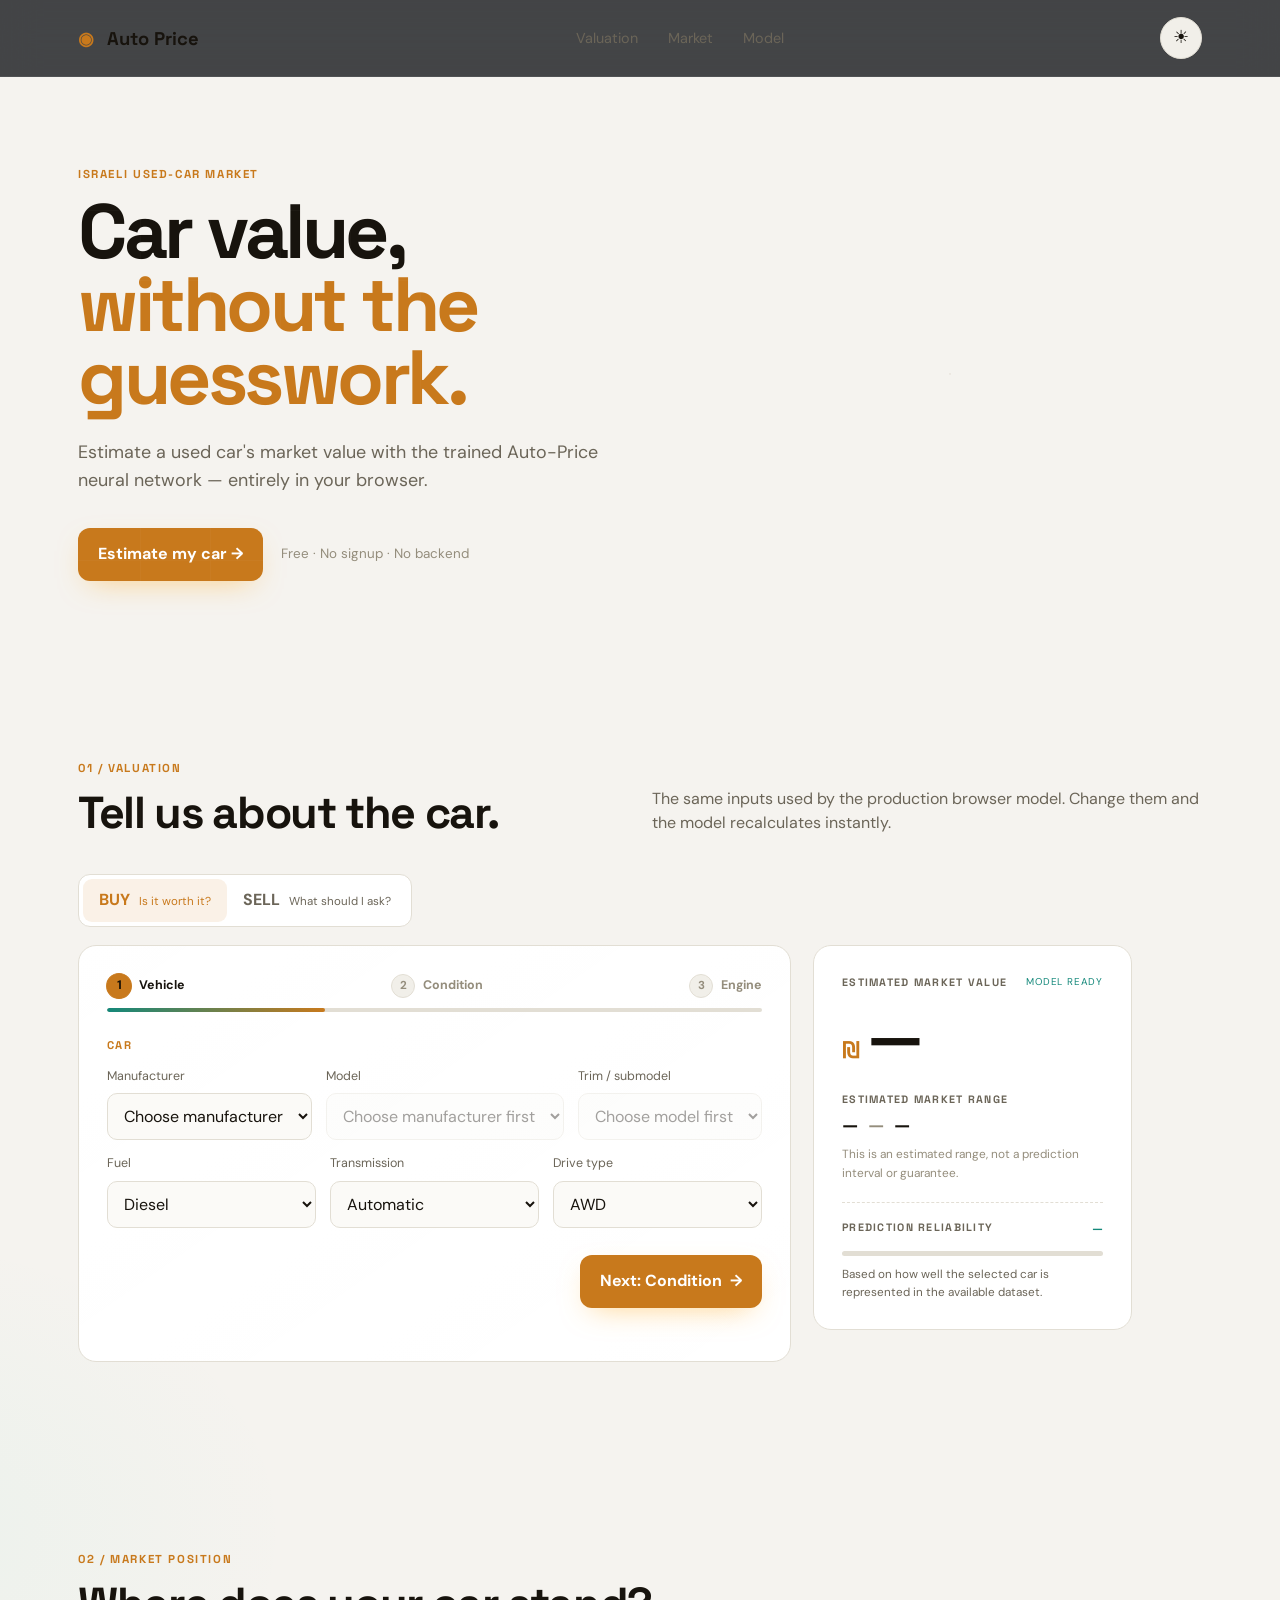
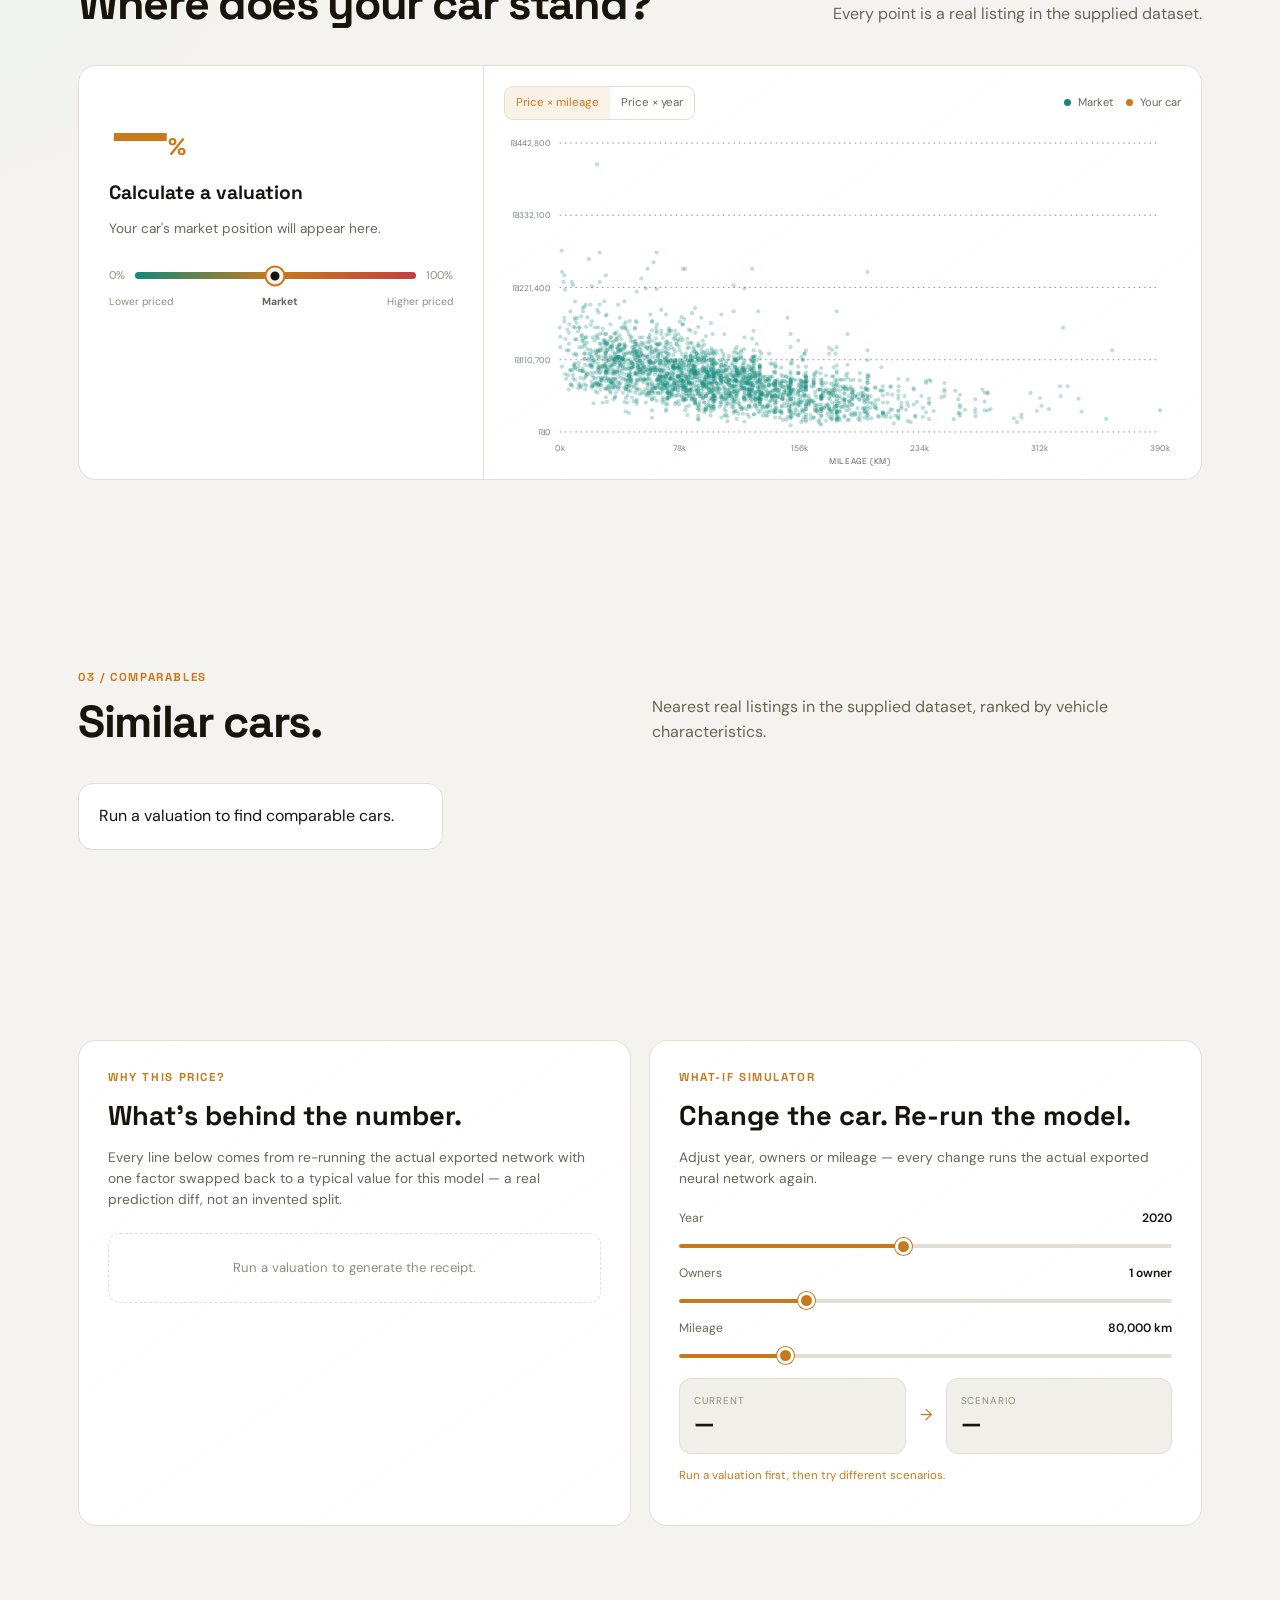
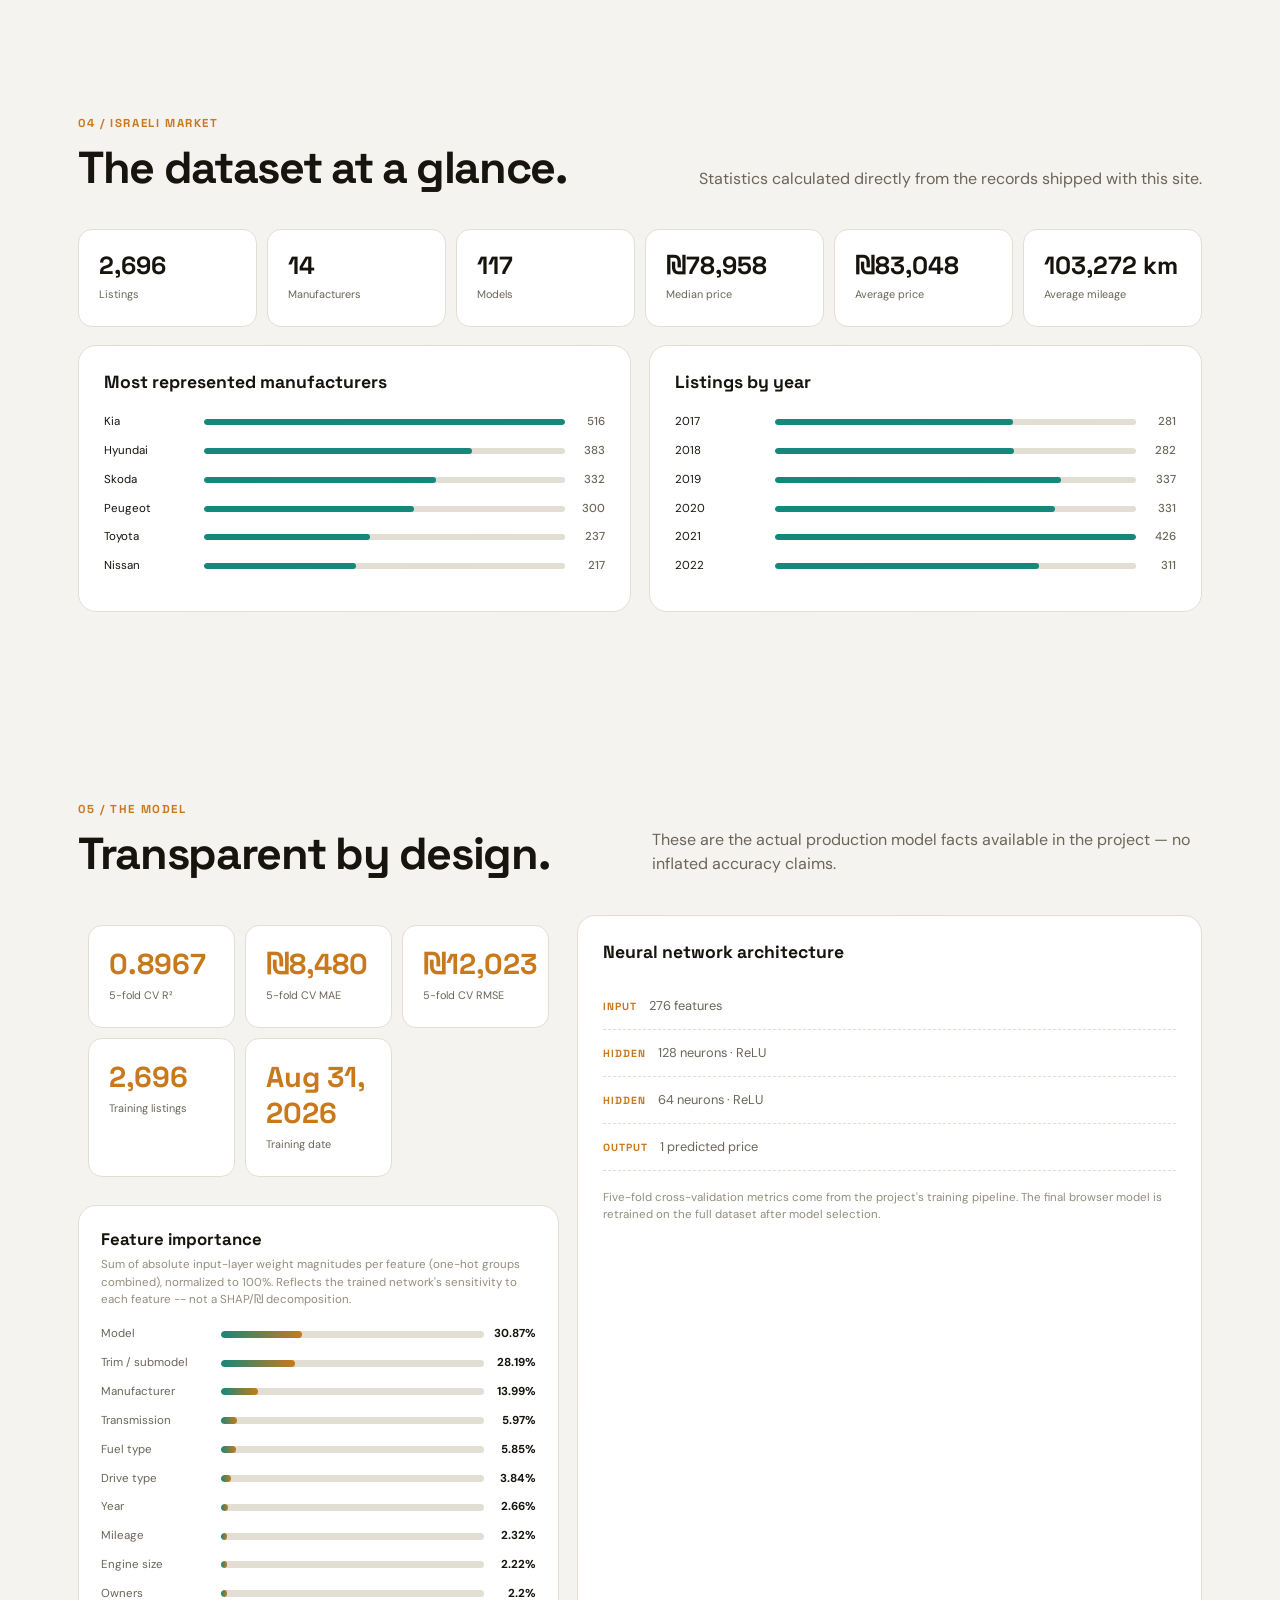
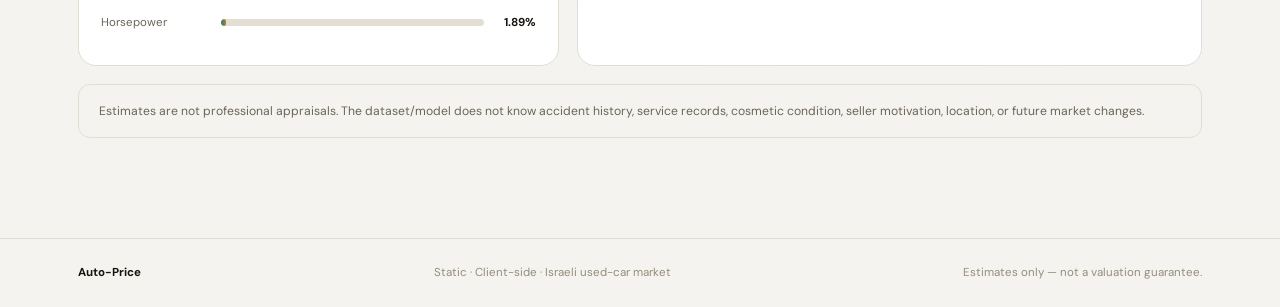
<file: index.html>
<!doctype html>
<html lang="en">
<head>
<meta charset="UTF-8"><meta name="viewport" content="width=device-width,initial-scale=1">
<title>Auto Price – Israeli Used-Car Price Calculator</title>
<meta name="description" content="Free Israeli used-car valuation. Estimate a car's market value, get a deal score and see similar listings, all in your browser with a trained neural network.">
<link rel="icon" type="image/png" sizes="192x192" href="assets/images/icon.png">
<link rel="apple-touch-icon" href="assets/images/icon.png">
<link rel="canonical" href="https://beericohen.github.io/Auto-Price/">
<meta property="og:type" content="website">
<meta property="og:site_name" content="Auto Price">
<meta property="og:title" content="Auto Price – Israeli Used-Car Price Calculator">
<meta property="og:description" content="Browser-based used-car valuation for the Israeli market, powered by the project's trained neural network.">
<meta property="og:url" content="https://beericohen.github.io/Auto-Price/">
<meta property="og:image" content="https://beericohen.github.io/Auto-Price/assets/images/icon.png">
<meta name="twitter:card" content="summary">
<meta name="twitter:title" content="Auto Price – Israeli Used-Car Price Calculator">
<meta name="twitter:description" content="Estimate a used car's market value in Israel, entirely in your browser.">
<meta name="twitter:image" content="https://beericohen.github.io/Auto-Price/assets/images/icon.png">
<script type="application/ld+json">
{
  "@context": "https://schema.org",
  "@type": "WebSite",
  "name": "Auto Price",
  "alternateName": ["Auto-Price"],
  "url": "https://beericohen.github.io/Auto-Price/"
}
</script>
<link rel="preconnect" href="https://fonts.googleapis.com"><link rel="preconnect" href="https://fonts.gstatic.com" crossorigin>
<link href="https://fonts.googleapis.com/css2?family=DM+Sans:wght@400;500;600;700&family=Space+Grotesk:wght@500;600;700&display=swap" rel="stylesheet">
<link rel="stylesheet" href="assets/css/style.css">
<script>(function(){try{var t=localStorage.getItem("autoprice-theme");if(!t){t=window.matchMedia&&window.matchMedia("(prefers-color-scheme: light)").matches?"light":"dark";}document.documentElement.setAttribute("data-theme",t);}catch(e){}})();</script>
</head>
<body>
<nav class="site-nav"><a class="brand" href="#top"><span class="brand-mark">◉</span> Auto Price</a><div class="nav-links"><a href="#valuation">Valuation</a><a href="#market">Market</a><a href="#about">Model</a></div><button type="button" class="theme-toggle" id="theme-toggle" aria-label="Switch between dark and light mode" title="Switch theme"><span class="theme-icon icon-sun" aria-hidden="true">☀</span><span class="theme-icon icon-moon" aria-hidden="true">☾</span></button></nav>
<main id="top">
<section class="hero"><div class="container hero-grid"><div class="hero-copy"><div class="eyebrow">ISRAELI USED-CAR MARKET</div><h1>Car value,<br><em>without the guesswork.</em></h1><p>Estimate a used car's market value with the trained Auto-Price neural network — entirely in your browser.</p><div class="hero-actions"><button class="btn btn-primary" id="cta-start">Estimate my car <span>→</span></button><span class="hero-note">Free · No signup · No backend</span></div></div><div class="hero-visual"><div class="visual-grid"></div><div class="visual-orbit orbit-a"></div><div class="visual-orbit orbit-b"></div><canvas id="car3d-canvas" aria-label="Decorative car visualization"></canvas><div class="visual-tag">LIVE<br>VALUATION</div></div></div></section>
<section class="section" id="valuation"><div class="container"><div class="section-head"><div><div class="eyebrow">01 / VALUATION</div><h2>Tell us about the car.</h2></div><p>The same inputs used by the production browser model. Change them and the model recalculates instantly.</p></div>
<div class="mode-toggle" role="group" aria-label="Valuation mode"><button type="button" class="active" data-mode="buy">BUY <span>Is it worth it?</span></button><button type="button" data-mode="sell">SELL <span>What should I ask?</span></button></div>
<div class="calc-layout">
<form class="calc-panel" id="valuation-form" novalidate>

<div class="step-header">
  <div class="step-dots" role="tablist" aria-label="Valuation form steps">
    <div class="step-dot active" data-dot="1" role="tab" tabindex="0" aria-selected="true"><span class="step-dot-num">1</span><span class="step-dot-name">Vehicle</span></div>
    <div class="step-dot" data-dot="2" role="tab" tabindex="0" aria-selected="false"><span class="step-dot-num">2</span><span class="step-dot-name">Condition</span></div>
    <div class="step-dot" data-dot="3" role="tab" tabindex="0" aria-selected="false"><span class="step-dot-num">3</span><span class="step-dot-name">Engine</span></div>
  </div>
  <div class="step-bar"><i id="step-bar-fill"></i></div>
</div>

<div class="form-steps" id="form-steps">
  <div class="form-step is-active" data-step="1">
    <div class="field-group"><div class="field-group-label">CAR</div><div class="field-row three"><div class="field"><label for="f-manufacturer">Manufacturer</label><select id="f-manufacturer" required></select></div><div class="field"><label for="f-model">Model</label><select id="f-model" required></select></div><div class="field"><label for="f-submodel">Trim / submodel</label><select id="f-submodel" required></select></div></div><div class="field-row three spaced"><div class="field"><label for="f-fuel">Fuel</label><select id="f-fuel"></select></div><div class="field"><label for="f-transmission">Transmission</label><select id="f-transmission"></select></div><div class="field"><label for="f-drive">Drive type</label><select id="f-drive"></select></div></div></div>
    <div class="step-nav"><span></span><button type="button" class="btn btn-primary step-next" data-goto="2">Next: Condition <span>→</span></button></div>
  </div>

  <div class="form-step" data-step="2">
    <div class="field-group no-border"><div class="field-group-label">CONDITION & USE</div><div class="field-row three"><div class="field"><label for="f-year">Year <output data-out-for="f-year">2020</output></label><input type="range" id="f-year" min="2015" max="2026" value="2020"></div><div class="field"><label for="f-hand">Owners <output data-out-for="f-hand">1 owner</output></label><input type="range" id="f-hand" min="0" max="4" value="1"></div><div class="field"><label for="f-mileage">Mileage <output data-out-for="f-mileage">80,000 km</output></label><input type="range" id="f-mileage" min="0" max="390000" step="1000" value="80000"></div></div></div>
    <div class="step-nav"><button type="button" class="btn btn-ghost step-back" data-goto="1"><span>←</span> Back</button><button type="button" class="btn btn-primary step-next" data-goto="3">Next: Engine <span>→</span></button></div>
  </div>

  <div class="form-step" data-step="3">
    <div class="field-group no-border"><div class="field-group-label">ENGINE</div><div class="field-row two"><div class="field"><label for="f-engine">Engine size <output data-out-for="f-engine">1.6 L</output></label><input type="range" id="f-engine" min="0" max="3.6" step="0.1" value="1.6"></div><div class="field"><label for="f-horsepower">Horsepower <output data-out-for="f-horsepower">120 hp</output></label><input type="range" id="f-horsepower" min="65" max="374" value="120"></div></div></div>
    <div class="asking-wrap"><label for="f-asking">Asking price <span>optional — unlocks Deal Score</span></label><div class="asking-input"><span>₪</span><input id="f-asking" type="number" min="0" step="500" placeholder="e.g. 82,000"><span>seller asks</span></div></div>
    <div class="step-nav"><button type="button" class="btn btn-ghost step-back" data-goto="2"><span>←</span> Back</button><button type="submit" class="btn btn-primary calc-submit"><span id="submit-label">Calculate market value</span> <span>→</span></button></div>
  </div>
</div>

<div id="load-status" class="error-state" role="status"></div></form>
<aside class="result-panel" aria-live="polite"><div class="result-top"><span class="result-label">ESTIMATED MARKET VALUE</span><span class="live-dot">MODEL READY</span></div><div class="price-wrap"><span>₪</span><strong id="price-value">—</strong></div><div class="range-label">ESTIMATED MARKET RANGE</div><div class="price-range"><strong id="range-low">—</strong><span>—</span><strong id="range-high">—</strong></div><p class="range-note">This is an estimated range, not a prediction interval or guarantee.</p><div class="deal-card" id="deal-card" hidden><div><div class="mini-label">DEAL SCORE</div><strong id="deal-score">—</strong><span id="deal-label">—</span></div><div class="deal-bar"><i id="deal-fill"></i></div><p id="deal-explain"></p></div><div class="coverage" id="coverage"><div class="coverage-head"><span>PREDICTION RELIABILITY</span><strong id="coverage-level">—</strong></div><div class="coverage-track"><i id="coverage-fill"></i></div><p id="coverage-text">Based on how well the selected car is represented in the available dataset.</p></div></aside></div></div></section>
<section class="section market-section" id="market"><div class="container"><div class="section-head"><div><div class="eyebrow">02 / MARKET POSITION</div><h2>Where does your car stand?</h2></div><p id="market-summary">Every point is a real listing in the supplied dataset.</p></div><div class="position-card"><div class="position-copy"><div class="big-percent"><span id="percentile">—</span><small>%</small></div><h3 id="position-title">Calculate a valuation</h3><p id="position-text">Your car's market position will appear here.</p><div class="position-line"><span>0%</span><div><i id="position-marker"></i></div><span>100%</span></div><div class="position-caption"><span>Lower priced</span><strong id="position-scope">Market</strong><span>Higher priced</span></div></div><div class="chart-panel"><div class="chart-toolbar"><div class="axis-toggle" role="group" aria-label="Chart axis"><button type="button" class="active" data-axis="mileage">Price × mileage</button><button type="button" data-axis="year">Price × year</button></div><div class="legend"><span><i></i> Market</span><span><i class="you-dot"></i> Your car</span></div></div><svg id="scatter-svg" role="img" aria-label="Used-car price scatter plot"></svg></div></div></div></section>
<section class="section" id="similar"><div class="container"><div class="section-head"><div><div class="eyebrow">03 / COMPARABLES</div><h2>Similar cars.</h2></div><p>Nearest real listings in the supplied dataset, ranked by vehicle characteristics.</p></div><div class="similar-grid" id="similar-grid"><div class="empty-card">Run a valuation to find comparable cars.</div></div></div></section>
<section class="section insight-section"><div class="container"><div class="insight-grid">

<div class="insight-card" id="receipt-card">
  <div class="eyebrow">WHY THIS PRICE?</div>
  <h2>What's behind the number.</h2>
  <p>Every line below comes from re-running the actual exported network with one factor swapped back to a typical value for this model — a real prediction diff, not an invented split.</p>
  <div class="receipt-empty" id="receipt-empty">Run a valuation to generate the receipt.</div>
  <div class="receipt" id="receipt" hidden>
    <div class="receipt-head"><span id="receipt-car">—</span><span id="receipt-date"></span></div>
    <div class="receipt-row receipt-base"><span>Base estimate <small id="receipt-base-note"></small></span><span id="receipt-base-value">—</span></div>
    <div class="receipt-items" id="receipt-items"></div>
    <div class="receipt-divider"></div>
    <div class="receipt-row receipt-total"><span>Estimated total</span><span id="receipt-total">—</span></div>
    <p class="receipt-note" id="receipt-note"></p>
  </div>
</div>

<div class="whatif-card">
  <div class="eyebrow">WHAT-IF SIMULATOR</div>
  <h2>Change the car. Re-run the model.</h2>
  <p>Adjust year, owners or mileage — every change runs the actual exported neural network again.</p>
  <div class="whatif-sliders">
    <div class="field"><label for="whatif-year">Year <output id="whatif-year-value">2020</output></label><input type="range" id="whatif-year" min="2015" max="2026" value="2020"></div>
    <div class="field"><label for="whatif-hand">Owners <output id="whatif-hand-value">1 owner</output></label><input type="range" id="whatif-hand" min="0" max="4" value="1"></div>
    <div class="field"><label for="whatif-mileage">Mileage <output id="whatif-mileage-value">80,000 km</output></label><input type="range" id="whatif-mileage" min="0" max="390000" step="1000" value="80000"></div>
  </div>
  <div class="whatif-values"><div><small>CURRENT</small><strong id="whatif-current">—</strong></div><div class="arrow">→</div><div><small>SCENARIO</small><strong id="whatif-new">—</strong></div></div>
  <p class="scenario-note" id="whatif-delta">Run a valuation first, then try different scenarios.</p>
</div>

</div></div></section>
<section class="section dashboard" id="dashboard"><div class="container"><div class="section-head"><div><div class="eyebrow">04 / ISRAELI MARKET</div><h2>The dataset at a glance.</h2></div><p>Statistics calculated directly from the records shipped with this site.</p></div><div class="stat-grid"><div><strong id="dash-vehicles">—</strong><span>Listings</span></div><div><strong id="dash-makers">—</strong><span>Manufacturers</span></div><div><strong id="dash-models">—</strong><span>Models</span></div><div><strong id="dash-median">—</strong><span>Median price</span></div><div><strong id="dash-average">—</strong><span>Average price</span></div><div><strong id="dash-mileage">—</strong><span>Average mileage</span></div></div><div class="dashboard-grid"><div class="data-card"><h3>Most represented manufacturers</h3><div id="maker-bars"></div></div><div class="data-card"><h3>Listings by year</h3><div id="year-bars"></div></div></div></div></section>
<section class="section about-section" id="about"><div class="container"><div class="section-head"><div><div class="eyebrow">05 / THE MODEL</div><h2>Transparent by design.</h2></div><p>These are the actual production model facts available in the project — no inflated accuracy claims.</p></div><div class="model-grid">
<div class="model-col">
<div class="model-card"><div class="model-stat"><strong id="stat-r2">—</strong><span>5-fold CV R²</span></div><div class="model-stat"><strong id="stat-mae">—</strong><span>5-fold CV MAE</span></div><div class="model-stat"><strong id="stat-rmse">—</strong><span>5-fold CV RMSE</span></div><div class="model-stat"><strong id="stat-rows">—</strong><span>Training listings</span></div><div class="model-stat"><strong id="stat-trained">—</strong><span>Training date</span></div></div>
<div class="importance-card"><h3>Feature importance</h3><p id="importance-method">Weight-based importance, computed from the trained network's own weights.</p><div id="importance-bars"></div></div>
</div>
<div class="architecture"><h3>Neural network architecture</h3><div class="layer"><b>INPUT</b><span id="stat-features">—</span> features</div><div class="layer"><b>HIDDEN</b><span id="stat-hidden-1">—</span> neurons · ReLU</div><div class="layer"><b>HIDDEN</b><span id="stat-hidden-2">—</span> neurons · ReLU</div><div class="layer"><b>OUTPUT</b>1 predicted price</div><p>Five-fold cross-validation metrics come from the project's training pipeline. The final browser model is retrained on the full dataset after model selection.</p></div></div><div class="disclaimer">Estimates are not professional appraisals. The dataset/model does not know accident history, service records, cosmetic condition, seller motivation, location, or future market changes.</div></div></section>
</main><footer><div class="container"><strong>Auto-Price</strong><span>Static · Client-side · Israeli used-car market</span><span>Estimates only — not a valuation guarantee.</span></div></footer>
<script src="assets/js/model.js"></script><script src="assets/js/chart.js"></script><script type="module" src="assets/js/main.js"></script>
</body></html>
</file>
<file: assets/css/style.css>
:root {
    --bg: #0b0e12;
    --panel: #11161d;
    --panel2: #171d25;
    --line: #27303b;
    --text: #f4f6f8;
    --muted: #8f9aa8;
    --faint: #596473;
    --accent: #ffb43b;
    --accent-soft: rgba(255, 180, 59, .12);
    --teal: #36d7b2;
    --danger: #f06b6b;
    --font-body: "DM Sans", sans-serif;
    --font-display: "Space Grotesk", sans-serif;
    --radius: 18px;
    --container: 1180px;
    color-scheme: dark
}

:root[data-theme="light"] {
    --bg: #f5f3ef;
    --panel: #ffffff;
    --panel2: #f1efe9;
    --line: #e2ded4;
    --text: #17130d;
    --muted: #6b6558;
    --faint: #948d7c;
    --accent: #c8791c;
    --accent-soft: rgba(200, 121, 28, .1);
    --teal: #14887a;
    --danger: #c23f3f;
    color-scheme: light
}

:root[data-theme="light"] body:before {
    opacity: .05
}

:root[data-theme="light"] .field select,
:root[data-theme="light"] .asking-input {
    background: #fbfaf7
}

:root[data-theme="light"] .btn-primary {
    color: #fff
}

html,
body {
    transition: background-color .35s ease, color .35s ease
}

* {
    transition: background-color .3s ease, border-color .3s ease, color .3s ease
}

* {
    box-sizing: border-box
}

html {
    scroll-behavior: smooth
}

body {
    margin: 0;
    background: radial-gradient(900px 500px at 90% -10%, rgba(255, 180, 59, .08), transparent 60%), radial-gradient(700px 500px at -10% 30%, rgba(54, 215, 178, .05), transparent 60%), var(--bg);
    color: var(--text);
    font: 16px/1.55 var(--font-body);
    -webkit-font-smoothing: antialiased
}

body:before {
    content: "";
    position: fixed;
    inset: 0;
    pointer-events: none;
    opacity: .035;
    background-image: linear-gradient(rgba(255, 255, 255, .5) 1px, transparent 1px), linear-gradient(90deg, rgba(255, 255, 255, .5) 1px, transparent 1px);
    background-size: 70px 70px
}

a {
    color: inherit
}

button,
input,
select {
    font: inherit
}

.container {
    max-width: var(--container);
    margin: auto;
    padding: 0 28px
}

.site-nav {
    position: sticky;
    top: 0;
    z-index: 50;
    display: flex;
    justify-content: space-between;
    align-items: center;
    padding: 17px max(28px, calc((100vw - 1180px)/2 + 28px));
    background: rgba(11, 14, 18, .76);
    backdrop-filter: blur(18px);
    border-bottom: 1px solid rgba(255, 255, 255, .07)
}

.brand {
    font: 700 1.15rem var(--font-display);
    text-decoration: none
}

.brand-mark {
    color: var(--accent);
    margin-right: 8px
}

.nav-links {
    display: flex;
    gap: 30px;
    color: var(--muted);
    font-size: .9rem
}

.nav-links a {
    text-decoration: none
}

.nav-links a:hover {
    color: var(--text)
}

.hero {
    padding: 90px 0 85px
}

.hero-grid {
    display: grid;
    grid-template-columns: 1.05fr .95fr;
    gap: 65px;
    align-items: center
}

.eyebrow {
    font: 700 .72rem var(--font-display);
    letter-spacing: .14em;
    color: var(--accent);
    margin-bottom: 14px
}

.hero-copy {
    opacity: 0;
    transform: translateY(18px);
    transition: opacity .7s, transform .7s
}

.hero-copy.in-view {
    opacity: 1;
    transform: none
}

.hero h1 {
    font: 700 clamp(3rem, 6vw, 5.6rem)/.95 var(--font-display);
    letter-spacing: -.045em;
    margin: 0;
    max-width: 10ch
}

.hero h1 em {
    font-style: normal;
    color: var(--accent)
}

.hero p {
    color: var(--muted);
    font-size: 1.12rem;
    max-width: 52ch;
    margin: 25px 0 0
}

.hero-actions {
    display: flex;
    align-items: center;
    gap: 18px;
    flex-wrap: wrap;
    margin-top: 34px
}

.btn {
    border: 0;
    border-radius: 12px;
    padding: 14px 20px;
    cursor: pointer;
    font-weight: 700;
    transition: transform .2s, box-shadow .2s, opacity .2s
}

.btn-primary {
    background: var(--accent);
    color: #171006;
    box-shadow: 0 10px 30px -12px rgba(255, 180, 59, .65)
}

.btn-primary:hover {
    transform: translateY(-2px);
    box-shadow: 0 16px 38px -12px rgba(255, 180, 59, .75)
}

.hero-note {
    font-size: .84rem;
    color: var(--faint)
}

.hero-visual {
    position: relative;
    aspect-ratio: 1/1;
    max-width: 520px;
    margin: auto;
    border: 1px solid var(--line);
    border-radius: 30px;
    overflow: hidden;
    background: radial-gradient(circle at 50% 48%, rgba(255, 180, 59, .11), transparent 45%), var(--panel);
    opacity: 0;
    transform: scale(.97);
    transition: opacity .8s, transform .8s
}

.hero-visual.in-view {
    opacity: 1;
    transform: none
}

.visual-grid {
    position: absolute;
    inset: 0;
    background-image: linear-gradient(rgba(255, 255, 255, .035) 1px, transparent 1px), linear-gradient(90deg, rgba(255, 255, 255, .035) 1px, transparent 1px);
    background-size: 44px 44px
}

.visual-orbit {
    position: absolute;
    border: 1px solid rgba(255, 180, 59, .22);
    border-radius: 50%;
    inset: 16%;
    transform: rotate(-22deg) skewX(-12deg)
}

.orbit-b {
    inset: 27%;
    border-color: rgba(54, 215, 178, .18);
    transform: rotate(25deg) skewX(10deg)
}

#car3d-canvas {
    position: absolute;
    inset: 8%;
    width: 84%;
    height: 84%
}

.visual-tag {
    position: absolute;
    right: 22px;
    top: 22px;
    font: 700 .62rem/1.25 var(--font-display);
    letter-spacing: .12em;
    color: var(--teal);
    border: 1px solid rgba(54, 215, 178, .3);
    padding: 9px 11px;
    border-radius: 9px;
    background: rgba(54, 215, 178, .06)
}

.section {
    padding: 95px 0;
    opacity: 0;
    transform: translateY(20px);
    transition: opacity .7s, transform .7s
}

.section.in-view {
    opacity: 1;
    transform: none
}

.section-head {
    display: flex;
    justify-content: space-between;
    gap: 40px;
    align-items: end;
    margin-bottom: 38px
}

.section-head h2 {
    font: 700 clamp(2rem, 3.5vw, 3.1rem)/1.05 var(--font-display);
    letter-spacing: -.03em;
    margin: 0
}

.section-head p {
    max-width: 50ch;
    color: var(--muted);
    margin: 0
}

.mode-toggle {
    display: flex;
    width: max-content;
    border: 1px solid var(--line);
    border-radius: 12px;
    padding: 4px;
    margin-bottom: 18px;
    background: var(--panel)
}

.mode-toggle button {
    border: 0;
    background: transparent;
    color: var(--muted);
    padding: 9px 16px;
    border-radius: 9px;
    cursor: pointer;
    font-weight: 700
}

.mode-toggle button.active {
    background: var(--accent-soft);
    color: var(--accent)
}

.mode-toggle span {
    font-size: .72rem;
    font-weight: 400;
    margin-left: 5px
}

.calc-layout {
    display: grid;
    grid-template-columns: 1.18fr .82fr;
    gap: 22px;
    align-items: start
}

.calc-panel,
.result-panel,
.chart-panel,
.position-card,
.insight-card,
.whatif-card,
.data-card,
.model-card,
.architecture {
    background: linear-gradient(145deg, rgba(255, 255, 255, .025), transparent), var(--panel);
    border: 1px solid var(--line);
    border-radius: var(--radius)
}

.calc-panel {
    padding: 28px
}

.field-group+.field-group {
    margin-top: 27px;
    padding-top: 25px;
    border-top: 1px dashed var(--line)
}

.field-group-label {
    font: 700 .7rem var(--font-display);
    letter-spacing: .13em;
    color: var(--accent);
    margin-bottom: 15px
}

.field-row {
    display: grid;
    gap: 14px
}

.field-row.three {
    grid-template-columns: repeat(3, 1fr)
}

.field-row.two {
    grid-template-columns: repeat(2, 1fr)
}

.spaced {
    margin-top: 14px
}

.field {
    display: flex;
    flex-direction: column;
    gap: 7px
}

.field label,
.asking-wrap>label {
    font-size: .78rem;
    color: var(--muted);
    display: flex;
    justify-content: space-between
}

.field output {
    color: var(--text);
    font-weight: 600
}

.field select,
.asking-input {
    background: #0c1015;
    border: 1px solid var(--line);
    color: var(--text);
    border-radius: 10px;
    padding: 11px 12px;
    min-width: 0
}

.field select:focus,
.asking-input:focus-within {
    border-color: var(--accent);
    outline: none
}

.field select:disabled {
    opacity: .4
}

input[type=range] {
    appearance: none;
    width: 100%;
    height: 4px;
    margin: 9px 0 0;
    border-radius: 4px;
    background: linear-gradient(90deg, var(--accent) var(--fill, 50%), var(--line) var(--fill, 50%));
    transition: background .12s linear
}

input[type=range]::-webkit-slider-thumb {
    appearance: none;
    width: 17px;
    height: 17px;
    border-radius: 50%;
    background: var(--accent);
    border: 3px solid var(--panel);
    box-shadow: 0 0 0 1px var(--accent);
    cursor: pointer;
    transition: transform .15s
}

input[type=range]:active::-webkit-slider-thumb {
    transform: scale(1.18)
}

input[type=range]::-moz-range-thumb {
    width: 17px;
    height: 17px;
    border-radius: 50%;
    background: var(--accent);
    border: 3px solid var(--panel);
    box-shadow: 0 0 0 1px var(--accent);
    cursor: pointer
}

.asking-wrap {
    margin-top: 25px
}

.asking-wrap>label span {
    color: var(--faint)
}

.asking-input {
    display: flex;
    align-items: center;
    gap: 8px;
    margin-top: 7px
}

.asking-input span:first-child {
    color: var(--accent);
    font-weight: 700
}

.asking-input span:last-child {
    font-size: .75rem;
    color: var(--faint);
    margin-left: auto
}

.asking-input input {
    background: none;
    border: 0;
    outline: 0;
    color: var(--text);
    width: 100%;
    min-width: 0
}

.calc-submit {
    width: 100%;
    margin-top: 25px
}

.is-loading .calc-submit {
    opacity: .55;
    pointer-events: none
}

.error-state {
    font-size: .76rem;
    color: var(--muted);
    margin-top: 11px;
    min-height: 1.2em
}

.result-panel {
    padding: 28px;
    position: sticky;
    top: 92px;
    overflow: hidden
}

.result-top {
    display: flex;
    justify-content: space-between;
    align-items: center
}

.result-label,
.mini-label,
.range-label,
.coverage-head span {
    font: 700 .67rem var(--font-display);
    letter-spacing: .12em;
    color: var(--muted)
}

.live-dot {
    font-size: .62rem;
    color: var(--teal);
    letter-spacing: .08em
}

.price-wrap {
    display: flex;
    align-items: baseline;
    gap: 8px;
    margin: 15px 0 24px
}

.price-wrap span {
    font: 600 1.4rem var(--font-display);
    color: var(--accent)
}

.price-wrap strong {
    font: 700 clamp(3rem, 5vw, 4.5rem)/1 var(--font-display);
    letter-spacing: -.05em
}

.price-range {
    display: flex;
    align-items: center;
    gap: 10px;
    margin-top: 7px;
    font: 600 1.15rem var(--font-display)
}

.price-range span {
    color: var(--faint)
}

.range-note {
    color: var(--faint);
    font-size: .74rem;
    margin: 9px 0 0
}

.result-divider {
    border-top: 1px dashed var(--line);
    margin: 22px 0
}

.result-context {
    font-size: .9rem;
    color: var(--muted)
}

.deal-card {
    margin-top: 19px;
    padding: 17px;
    border-radius: 13px;
    background: var(--accent-soft);
    border: 1px solid rgba(255, 180, 59, .2)
}

.deal-card strong {
    font: 700 1.55rem var(--font-display);
    display: block
}

.deal-card span {
    font-size: .72rem;
    font-weight: 700
}

.deal-card.good {
    background: rgba(54, 215, 178, .08);
    border-color: rgba(54, 215, 178, .22)
}

.deal-card.good span {
    color: var(--teal)
}

.deal-card.bad {
    background: rgba(240, 107, 107, .08);
    border-color: rgba(240, 107, 107, .2)
}

.deal-card.bad span {
    color: var(--danger)
}

.deal-bar,
.coverage-track {
    height: 5px;
    background: var(--line);
    border-radius: 10px;
    overflow: hidden;
    margin-top: 12px
}

.deal-bar i,
.coverage-track i {
    display: block;
    height: 100%;
    width: 0;
    background: var(--accent);
    border-radius: inherit;
    transition: width .7s
}

.deal-card.good .deal-bar i {
    background: var(--teal)
}

.deal-card p,
.coverage p {
    font-size: .73rem;
    color: var(--muted);
    margin: 9px 0 0
}

.coverage {
    margin-top: 20px;
    padding-top: 17px;
    border-top: 1px dashed var(--line)
}

.coverage-head {
    display: flex;
    justify-content: space-between
}

.coverage-head strong {
    font-size: .75rem;
    color: var(--teal)
}

.coverage-track i {
    background: var(--teal)
}

.position-card {
    display: grid;
    grid-template-columns: .72fr 1.28fr;
    overflow: hidden
}

.position-copy {
    padding: 30px
}

.big-percent {
    font: 700 4.4rem/1 var(--font-display);
    letter-spacing: -.06em;
    color: var(--accent)
}

.big-percent small {
    font-size: 1.5rem
}

.position-copy h3 {
    font: 700 1.2rem var(--font-display);
    margin: 13px 0 4px
}

.position-copy p {
    color: var(--muted);
    font-size: .85rem
}

.position-line {
    display: flex;
    align-items: center;
    gap: 10px;
    margin-top: 28px;
    font-size: .7rem;
    color: var(--faint)
}

.position-line>div {
    height: 7px;
    background: linear-gradient(90deg, var(--teal), var(--accent), var(--danger));
    border-radius: 9px;
    position: relative;
    flex: 1
}

.position-line i {
    position: absolute;
    top: 50%;
    left: 50%;
    width: 17px;
    height: 17px;
    border-radius: 50%;
    background: var(--text);
    border: 4px solid var(--bg);
    box-shadow: 0 0 0 2px var(--accent);
    transform: translate(-50%, -50%);
    transition: left .7s
}

.position-caption {
    display: flex;
    justify-content: space-between;
    margin-top: 9px;
    font-size: .65rem;
    color: var(--faint)
}

.position-caption strong {
    color: var(--muted)
}

.chart-panel {
    border-radius: 0;
    border-width: 0 0 0 1px;
    padding: 20px 20px 8px;
    min-width: 0
}

.chart-toolbar {
    display: flex;
    justify-content: space-between;
    gap: 10px;
    align-items: center;
    margin-bottom: 5px
}

.axis-toggle {
    display: flex;
    border: 1px solid var(--line);
    border-radius: 9px;
    overflow: hidden
}

.axis-toggle button {
    border: 0;
    background: transparent;
    color: var(--muted);
    padding: 7px 11px;
    font-size: .72rem;
    cursor: pointer
}

.axis-toggle button.active {
    color: var(--accent);
    background: var(--accent-soft)
}

.legend {
    font-size: .7rem;
    color: var(--muted);
    display: flex;
    gap: 13px
}

.legend i {
    display: inline-block;
    width: 7px;
    height: 7px;
    border-radius: 50%;
    background: var(--teal);
    margin-right: 4px
}

.legend .you-dot {
    background: var(--accent)
}

#scatter-svg {
    display: block;
    width: 100%;
    height: auto
}

.gridline {
    stroke: #27303b;
    stroke-dasharray: 2 5;
    opacity: .7
}

.axis-text {
    fill: #74808e;
    font: 11px var(--font-body)
}

.axis-title {
    fill: #596473;
    font: 11px var(--font-display);
    letter-spacing: .08em
}

.market-point {
    fill: var(--teal);
    opacity: .27;
    transition: opacity .2s
}

.market-point:hover {
    opacity: .8
}

.you-halo {
    fill: none;
    stroke: var(--accent);
    stroke-width: 1.5;
    opacity: .6
}

.you-point {
    fill: var(--accent);
    stroke: var(--bg);
    stroke-width: 2
}

.you-label {
    fill: var(--accent);
    font: 700 12px var(--font-display)
}

.similar-grid {
    display: grid;
    grid-template-columns: repeat(3, 1fr);
    gap: 14px
}

.similar-card,
.empty-card {
    padding: 20px;
    border: 1px solid var(--line);
    background: var(--panel);
    border-radius: 15px
}

.similar-title {
    display: flex;
    justify-content: space-between;
    gap: 10px;
    font: 700 1.05rem var(--font-display)
}

.similar-title span {
    color: var(--accent);
    font-size: .8rem
}

.similar-meta {
    color: var(--muted);
    font-size: .75rem;
    margin: 6px 0 20px
}

.similar-bottom {
    display: flex;
    justify-content: space-between;
    align-items: center;
    gap: 8px
}

.similar-bottom strong {
    font: 700 1.15rem var(--font-display)
}

.similar-bottom span {
    font-size: .68rem
}

.above {
    color: var(--danger)
}

.below {
    color: var(--teal)
}

.insight-grid {
    display: grid;
    grid-template-columns: 1fr 1fr;
    gap: 18px
}

.insight-card,
.whatif-card {
    padding: 29px
}

.insight-card h2,
.whatif-card h2 {
    font: 700 1.7rem var(--font-display);
    margin: 0 0 10px
}

.insight-card>p,
.whatif-card>p {
    color: var(--muted);
    font-size: .86rem
}

.factor-list {
    display: flex;
    flex-wrap: wrap;
    gap: 8px;
    margin-top: 23px
}

.factor-list span {
    padding: 7px 10px;
    border-radius: 8px;
    border: 1px solid var(--line);
    background: var(--panel2);
    font-size: .72rem;
    color: var(--muted)
}

.whatif-sliders {
    display: flex;
    flex-direction: column;
    gap: 16px;
    margin: 20px 0 4px
}

.whatif-sliders .field label {
    font-size: .76rem
}

.whatif-values {
    display: grid;
    grid-template-columns: 1fr auto 1fr;
    align-items: center;
    gap: 14px;
    margin-top: 20px
}

.whatif-values div:not(.arrow) {
    padding: 14px;
    border-radius: 12px;
    background: var(--panel2);
    border: 1px solid var(--line)
}

.whatif-values small {
    display: block;
    color: var(--faint);
    font-size: .62rem;
    letter-spacing: .1em
}

.whatif-values strong {
    font: 700 1.45rem var(--font-display)
}

.arrow {
    color: var(--accent)
}

.scenario-note {
    font-size: .72rem !important;
    color: var(--accent) !important;
    margin-top: 13px !important
}

.stat-grid {
    display: grid;
    grid-template-columns: repeat(6, 1fr);
    gap: 10px
}

.stat-grid>div,
.model-stat {
    padding: 20px;
    border: 1px solid var(--line);
    background: var(--panel);
    border-radius: 14px
}

.stat-grid strong {
    display: block;
    font: 700 1.55rem var(--font-display);
    white-space: nowrap
}

.stat-grid span {
    font-size: .68rem;
    color: var(--muted)
}

.dashboard-grid {
    display: grid;
    grid-template-columns: 1fr 1fr;
    gap: 18px;
    margin-top: 18px
}

.data-card {
    padding: 25px
}

.data-card h3,
.architecture h3 {
    font: 700 1.1rem var(--font-display);
    margin: 0 0 20px
}

.bar-row {
    display: grid;
    grid-template-columns: 90px 1fr 30px;
    gap: 10px;
    align-items: center;
    margin: 11px 0;
    font-size: .72rem
}

.bar-row>div {
    height: 6px;
    background: var(--line);
    border-radius: 10px;
    overflow: hidden
}

.bar-row i {
    display: block;
    height: 100%;
    background: var(--teal);
    border-radius: inherit
}

.bar-row b {
    text-align: right;
    color: var(--muted);
    font-weight: 500
}

.model-grid {
    display: grid;
    grid-template-columns: 1fr 1.3fr;
    gap: 18px
}

.model-card {
    display: grid;
    grid-template-columns: repeat(auto-fit, minmax(110px, 1fr));
    gap: 10px;
    padding: 10px;
    background: transparent;
    border: 0
}

.model-stat strong {
    display: block;
    font: 700 1.8rem var(--font-display);
    color: var(--accent)
}

.model-stat span {
    font-size: .68rem;
    color: var(--muted)
}

.architecture {
    padding: 25px
}

.layer {
    padding: 13px 0;
    border-bottom: 1px dashed var(--line);
    font-size: .8rem;
    color: var(--muted)
}

.layer b {
    color: var(--accent);
    font: 700 .65rem var(--font-display);
    letter-spacing: .1em;
    margin-right: 12px
}

.architecture p {
    font-size: .72rem;
    color: var(--faint);
    margin: 18px 0 0
}

.disclaimer {
    margin-top: 18px;
    padding: 17px 20px;
    border: 1px solid var(--line);
    border-radius: 12px;
    color: var(--muted);
    font-size: .76rem
}

.about-section {
    padding-bottom: 100px
}

footer {
    border-top: 1px solid var(--line);
    padding: 25px 0;
    color: var(--faint);
    font-size: .72rem
}

footer .container {
    display: flex;
    gap: 20px;
    justify-content: space-between
}

footer strong {
    color: var(--text)
}

[hidden] {
    display: none !important
}

@media(max-width:900px) {

    .hero-grid,
    .calc-layout,
    .position-card,
    .insight-grid,
    .model-grid {
        grid-template-columns: 1fr
    }

    .hero {
        padding-top: 60px
    }

    .hero-visual {
        max-width: 620px;
        width: 100%
    }

    .result-panel {
        position: relative;
        top: auto
    }

    .chart-panel {
        border-left: 0;
        border-top: 1px solid var(--line)
    }

    .similar-grid {
        grid-template-columns: repeat(2, 1fr)
    }

    .stat-grid {
        grid-template-columns: repeat(3, 1fr)
    }
}

@media(max-width:620px) {
    .site-nav {
        padding: 14px 18px
    }

    .nav-links {
        gap: 14px
    }

    .nav-links a:nth-child(2) {
        display: none
    }

    .container {
        padding: 0 18px
    }

    .hero {
        padding: 45px 0 55px
    }

    .hero h1 {
        font-size: 3.2rem
    }

    .section {
        padding: 65px 0
    }

    .section-head {
        display: block
    }

    .section-head p {
        margin-top: 14px
    }

    .field-row.three,
    .field-row.two {
        grid-template-columns: 1fr
    }

    .calc-panel,
    .result-panel {
        padding: 20px
    }

    .position-copy {
        padding: 22px
    }

    .chart-panel {
        padding: 15px 8px
    }

    .chart-toolbar {
        align-items: flex-start;
        flex-direction: column
    }

    .similar-grid {
        grid-template-columns: 1fr
    }

    .stat-grid {
        grid-template-columns: repeat(2, 1fr)
    }

    .stat-grid strong {
        font-size: 1.25rem
    }

    .dashboard-grid {
        grid-template-columns: 1fr
    }

    .whatif-values {
        grid-template-columns: 1fr
    }

    .arrow {
        text-align: center;
        transform: rotate(90deg)
    }

    footer .container {
        display: block
    }

    footer span {
        display: block;
        margin-top: 5px
    }

    .mode-toggle span {
        display: none
    }

    .price-wrap strong {
        font-size: 3.4rem
    }

    .price-range {
        font-size: .95rem
    }
}

/* ---------- Theme toggle ---------- */
.theme-toggle {
    position: relative;
    width: 42px;
    height: 42px;
    border-radius: 50%;
    border: 1px solid var(--line);
    background: var(--panel2);
    color: var(--text);
    cursor: pointer;
    display: grid;
    place-items: center;
    overflow: hidden;
    flex: none
}

.theme-toggle:hover {
    border-color: var(--accent);
    transform: rotate(-8deg)
}

.theme-icon {
    position: absolute;
    font-size: 1.1rem;
    transition: transform .45s cubic-bezier(.34, 1.56, .64, 1), opacity .3s
}

.icon-sun {
    opacity: 0;
    transform: translateY(-16px) rotate(90deg)
}

.icon-moon {
    opacity: 1;
    transform: translateY(0) rotate(0)
}

:root[data-theme="light"] .icon-sun {
    opacity: 1;
    transform: translateY(0) rotate(0)
}

:root[data-theme="light"] .icon-moon {
    opacity: 0;
    transform: translateY(16px) rotate(-90deg)
}

.site-nav {
    gap: 18px
}

/* ---------- Progressive form / stepper ---------- */
.step-header {
    margin-bottom: 26px
}

.step-dots {
    display: flex;
    justify-content: space-between;
    margin-bottom: 10px
}

.step-dot {
    display: flex;
    align-items: center;
    gap: 8px;
    color: var(--faint);
    font-size: .78rem;
    font-weight: 700;
    cursor: pointer;
    border-radius: 8px
}

.step-dot:focus-visible {
    outline: 2px solid var(--accent);
    outline-offset: 3px
}

.step-dot-num {
    width: 24px;
    height: 24px;
    border-radius: 50%;
    display: grid;
    place-items: center;
    border: 1px solid var(--line);
    background: var(--panel2);
    font-size: .72rem;
    transition: background .3s, border-color .3s, color .3s, transform .3s
}

.step-dot.active .step-dot-num {
    background: var(--accent);
    border-color: var(--accent);
    color: #171006;
    transform: scale(1.08)
}

.step-dot.done .step-dot-num {
    background: var(--accent-soft);
    border-color: var(--accent);
    color: var(--accent)
}

.step-dot.done .step-dot-num:before {
    content: "✓"
}

.step-dot.active,
.step-dot.done {
    color: var(--text)
}

.step-dot-name {
    display: none
}

@media(min-width:560px) {
    .step-dot-name {
        display: inline
    }
}

.step-bar {
    height: 4px;
    border-radius: 4px;
    background: var(--line);
    overflow: hidden
}

.step-bar i {
    display: block;
    height: 100%;
    width: 33.333%;
    background: linear-gradient(90deg, var(--teal), var(--accent));
    border-radius: inherit;
    transition: width .5s cubic-bezier(.65, 0, .35, 1)
}

.form-steps {
    position: relative
}

.form-step {
    display: none
}

.form-step.is-active {
    display: block;
    animation: stepIn .42s cubic-bezier(.2, .8, .2, 1)
}

.form-step.is-active.dir-back {
    animation-name: stepInBack
}

@keyframes stepIn {
    from {
        opacity: 0;
        transform: translateX(18px)
    }

    to {
        opacity: 1;
        transform: none
    }
}

@keyframes stepInBack {
    from {
        opacity: 0;
        transform: translateX(-18px)
    }

    to {
        opacity: 1;
        transform: none
    }
}

.field-group.no-border {
    margin-top: 0;
    padding-top: 0;
    border-top: 0
}

.step-nav {
    display: flex;
    justify-content: space-between;
    align-items: center;
    margin-top: 27px
}

.step-nav .btn {
    display: flex;
    align-items: center;
    gap: 8px
}

.btn-ghost {
    background: transparent;
    color: var(--muted);
    border: 1px solid var(--line)
}

.btn-ghost:hover {
    color: var(--text);
    border-color: var(--accent)
}

.calc-panel.shake {
    animation: shake .4s
}

@keyframes shake {

    0%,
    100% {
        transform: translateX(0)
    }

    20%,
    60% {
        transform: translateX(-6px)
    }

    40%,
    80% {
        transform: translateX(6px)
    }
}

/* ---------- Receipt ---------- */
.receipt-empty {
    margin-top: 22px;
    padding: 24px;
    border: 1px dashed var(--line);
    border-radius: 12px;
    color: var(--faint);
    font-size: .82rem;
    text-align: center
}

.receipt {
    margin-top: 22px;
    background: var(--panel2);
    border: 1px solid var(--line);
    border-radius: 4px;
    padding: 22px 20px 18px;
    font-family: var(--font-display);
    position: relative;
    box-shadow: 0 18px 34px -22px rgba(0, 0, 0, .5)
}

.receipt:before,
.receipt:after {
    content: "";
    position: absolute;
    left: 0;
    right: 0;
    height: 10px;
    background-image: radial-gradient(circle at 8px 5px, var(--bg) 5px, transparent 5.5px);
    background-size: 16px 10px;
    background-repeat: repeat-x
}

.receipt:before {
    top: -1px
}

.receipt:after {
    bottom: -1px;
    transform: rotate(180deg)
}

.receipt-head {
    display: flex;
    justify-content: space-between;
    align-items: baseline;
    font-size: .68rem;
    letter-spacing: .1em;
    color: var(--faint);
    padding-bottom: 12px;
    border-bottom: 1px dashed var(--line);
    text-transform: uppercase
}

#receipt-car {
    color: var(--text);
    font-weight: 700
}

.receipt-row {
    display: flex;
    justify-content: space-between;
    gap: 12px;
    font-size: .86rem;
    padding: 12px 0
}

.receipt-base {
    border-bottom: 1px dashed var(--line);
    color: var(--muted)
}

.receipt-base small {
    display: block;
    color: var(--faint);
    font-size: .66rem;
    margin-top: 2px;
    font-family: var(--font-body)
}

.receipt-items {
    display: flex;
    flex-direction: column
}

.receipt-item {
    display: flex;
    justify-content: space-between;
    gap: 12px;
    padding: 10px 0;
    border-bottom: 1px dashed var(--line);
    font-size: .82rem;
    opacity: 0;
    transform: translateY(8px);
    animation: receiptRow .45s ease forwards
}

.receipt-item:last-child {
    border-bottom: 0
}

@keyframes receiptRow {
    to {
        opacity: 1;
        transform: none
    }
}

.ri-text {
    display: flex;
    flex-direction: column;
    gap: 2px
}

.ri-label {
    color: var(--text);
    font-weight: 600
}

.ri-detail {
    color: var(--faint);
    font-size: .68rem;
    font-family: var(--font-body)
}

.ri-amount {
    font-weight: 700;
    white-space: nowrap;
    font-variant-numeric: tabular-nums
}

.ri-amount.pos {
    color: var(--teal)
}

.ri-amount.neg {
    color: var(--danger)
}

.receipt-divider {
    border-top: 1px dashed var(--line);
    margin-top: 4px
}

.receipt-total {
    font-weight: 700;
    font-size: 1.05rem;
    padding-top: 14px
}

.receipt-total span:last-child {
    color: var(--accent);
    font-size: 1.25rem
}

.receipt-note {
    font-size: .68rem;
    color: var(--faint);
    font-family: var(--font-body);
    margin: 4px 0 0
}

/* ---------- Feature importance ---------- */
.importance-card {
    background: linear-gradient(145deg, rgba(255, 255, 255, .025), transparent), var(--panel);
    border: 1px solid var(--line);
    border-radius: var(--radius);
    padding: 22px
}

.importance-card h3 {
    font: 700 1.05rem var(--font-display);
    margin: 0 0 6px
}

.importance-card>p {
    font-size: .72rem;
    color: var(--faint);
    margin: 0 0 16px
}

.model-col {
    display: flex;
    flex-direction: column;
    gap: 18px
}

.imp-row {
    display: grid;
    grid-template-columns: 110px 1fr 42px;
    align-items: center;
    gap: 10px;
    margin: 11px 0;
    font-size: .72rem
}

.imp-row span:first-child {
    color: var(--muted);
    white-space: nowrap;
    overflow: hidden;
    text-overflow: ellipsis
}

.imp-track {
    height: 7px;
    background: var(--line);
    border-radius: 10px;
    overflow: hidden
}

.imp-fill {
    display: block;
    height: 100%;
    width: 0;
    border-radius: inherit;
    background: linear-gradient(90deg, var(--teal), var(--accent));
    transition: width 1.1s cubic-bezier(.16, 1, .3, 1)
}

.about-section.in-view .imp-fill {
    width: var(--pct)
}

.imp-row b {
    text-align: right;
    color: var(--text);
    font-weight: 700
}

.model-stat.trained strong {
    font-size: 1.1rem
}

/* ---------- Misc micro-interactions ---------- */
.price-wrap strong.bump {
    animation: priceBump .5s ease
}

@keyframes priceBump {
    0% {
        transform: scale(1)
    }

    35% {
        transform: scale(1.045);
        text-shadow: 0 0 24px var(--accent-soft)
    }

    100% {
        transform: scale(1)
    }
}

.calc-submit.is-busy {
    position: relative;
    color: transparent !important;
    pointer-events: none
}

.calc-submit.is-busy:after {
    content: "";
    position: absolute;
    inset: 0;
    margin: auto;
    width: 18px;
    height: 18px;
    border-radius: 50%;
    border: 2px solid rgba(23, 16, 6, .35);
    border-top-color: #171006;
    animation: spin .7s linear infinite
}

@keyframes spin {
    to {
        transform: rotate(360deg)
    }
}

.btn:active {
    transform: scale(.97)
}

#whatif-new.pulse,
#whatif-current.pulse {
    animation: priceBump .5s ease
}

.scenario-note.flash {
    animation: noteFlash .6s ease
}

@keyframes noteFlash {
    0% {
        opacity: 0;
        transform: translateY(-3px)
    }

    100% {
        opacity: 1;
        transform: none
    }
}

.step-dot-num,
.deal-bar i,
.coverage-track i,
.bar-row i {
    will-change: width, transform
}

@media(max-width:620px) {
    .step-dot-num {
        width: 21px;
        height: 21px
    }

    .receipt {
        padding: 18px 14px 14px
    }

    .imp-row {
        grid-template-columns: 84px 1fr 36px
    }
}

@media(prefers-reduced-motion:reduce) {

    *,
    *::before,
    *::after {
        scroll-behavior: auto !important;
        transition-duration: .01ms !important;
        animation-duration: .01ms !important
    }

    .section,
    .hero-copy,
    .hero-visual {
        opacity: 1;
        transform: none
    }

    .form-step.is-active,
    .receipt-item {
        animation: none !important;
        opacity: 1 !important;
        transform: none !important
    }

    .imp-fill {
        transition: none
    }
}
</file>
